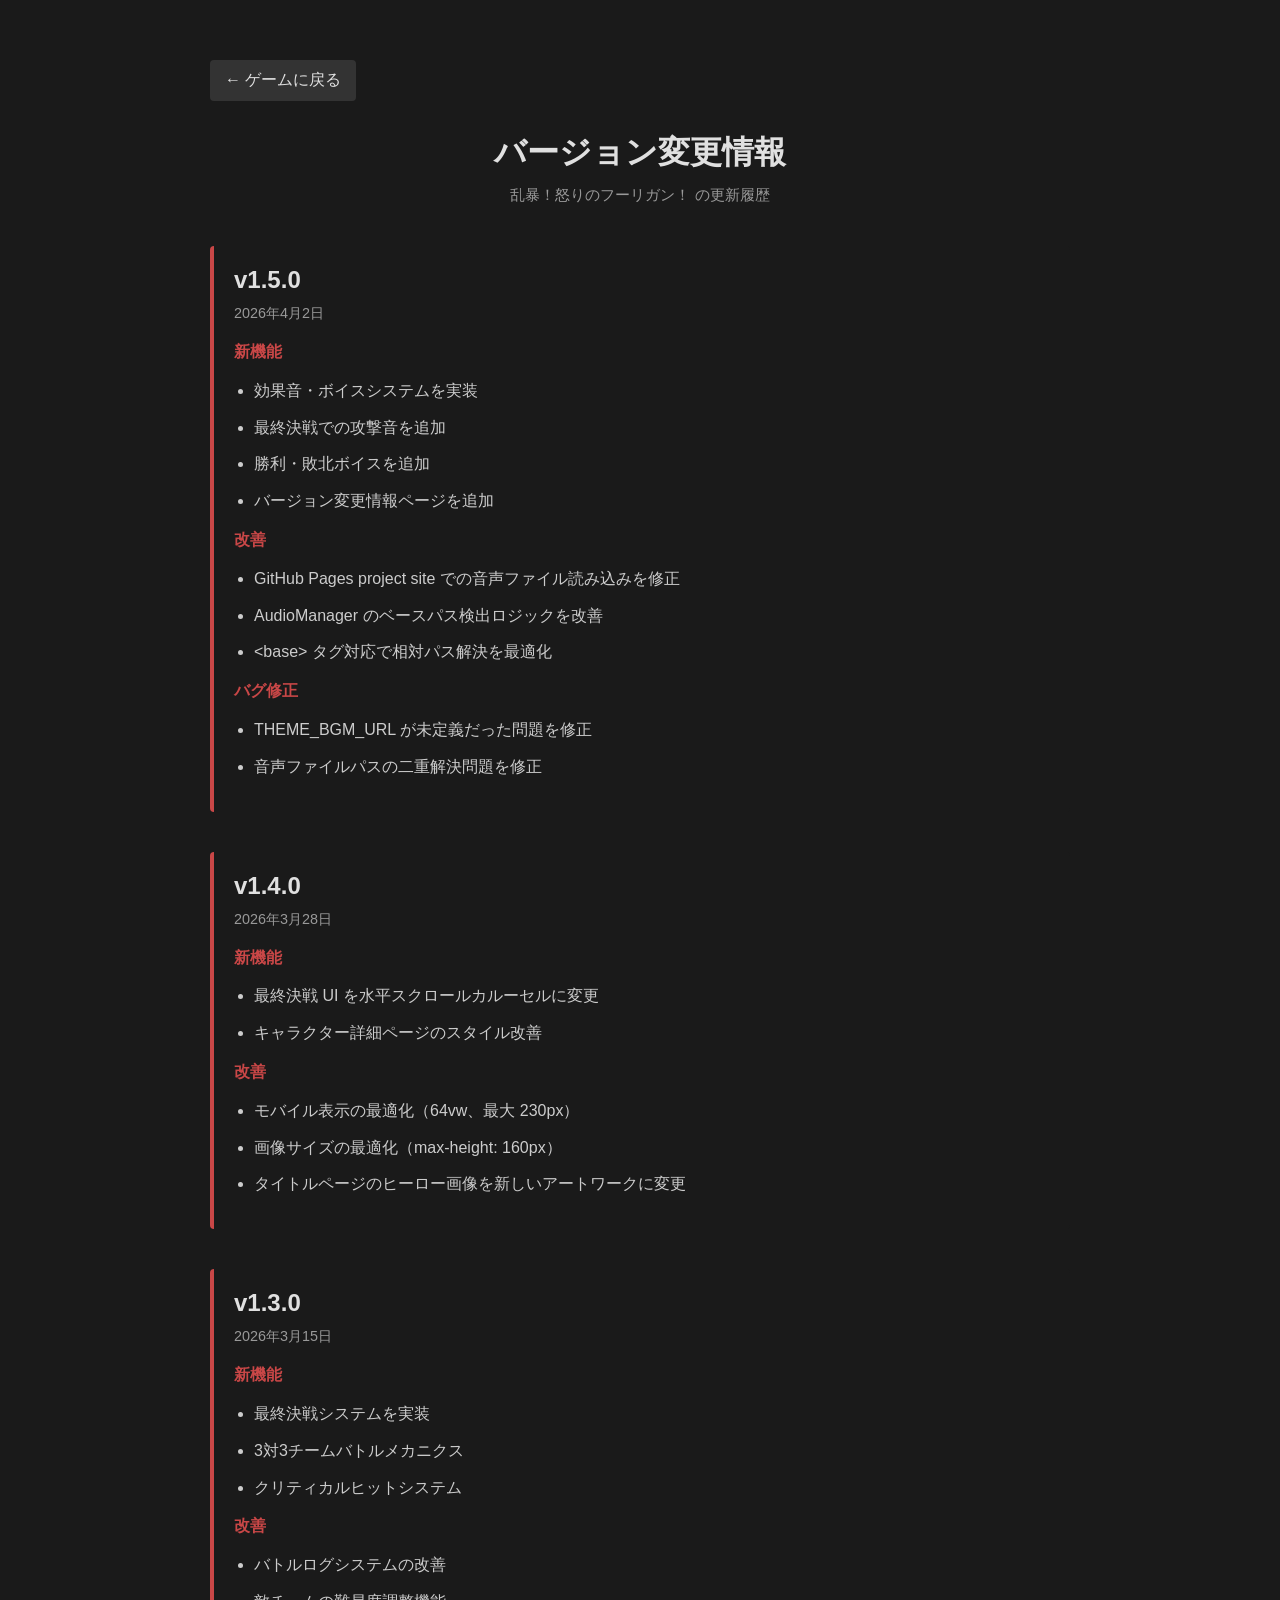
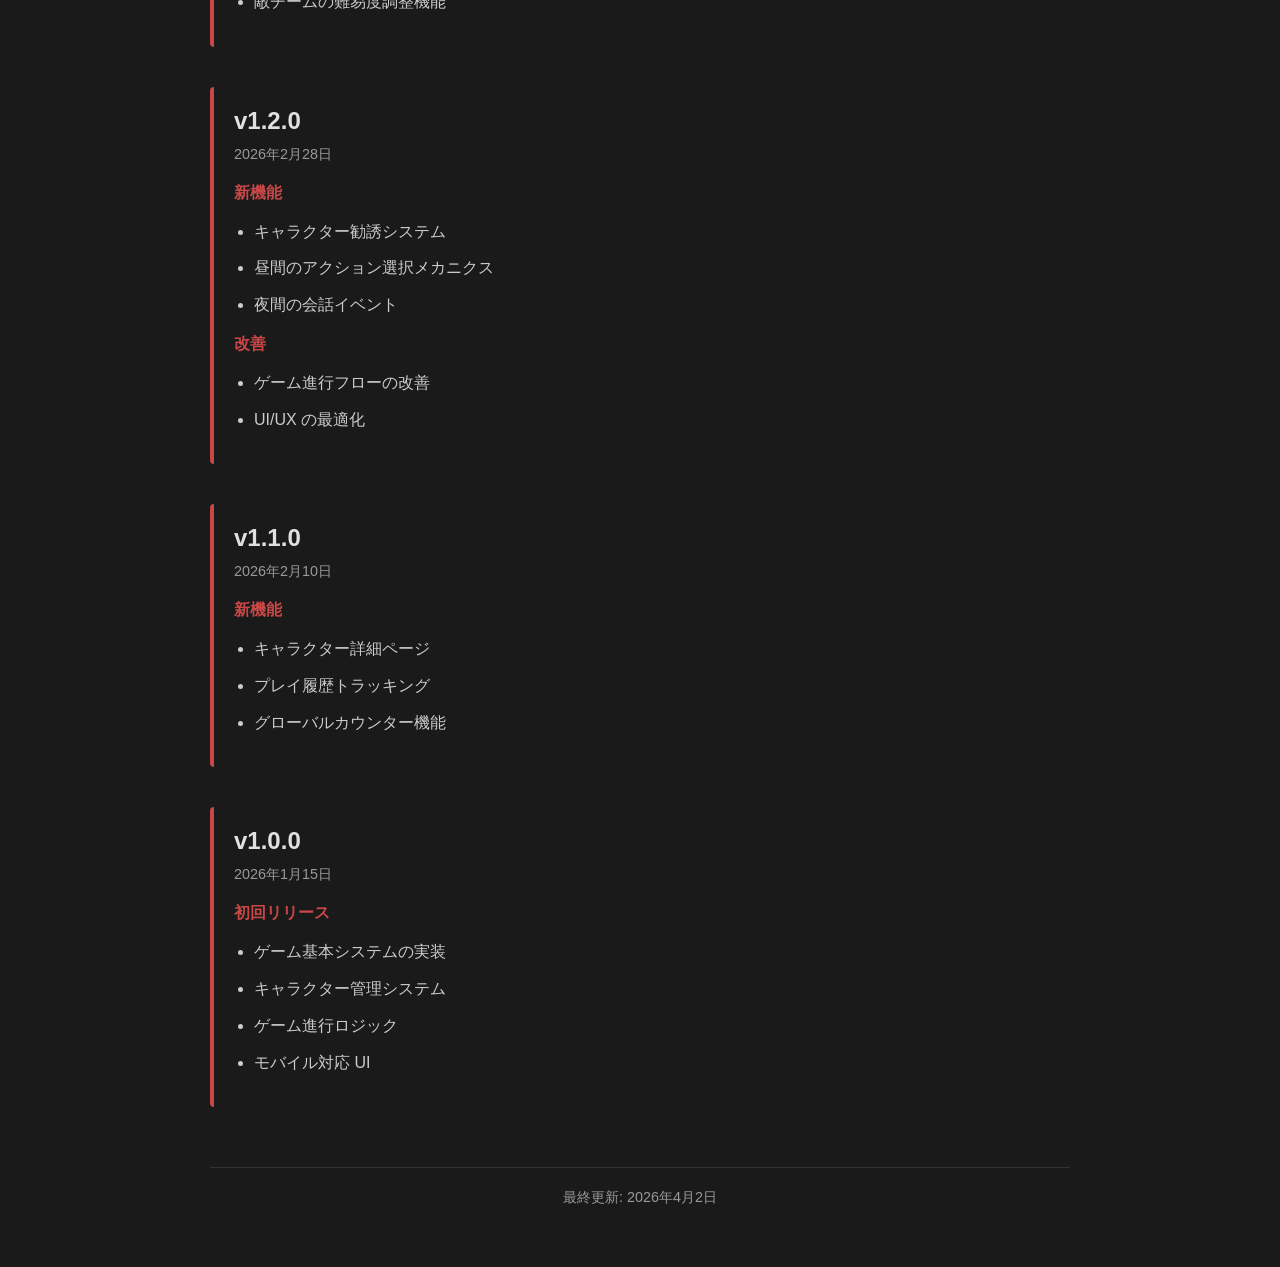
<file: changelog.html>
<!DOCTYPE html>
<html lang="ja">
<head>
    <meta charset="UTF-8">
    <meta name="viewport" content="width=device-width, initial-scale=1.0">
    <title>バージョン変更情報 - 乱暴！怒りのフーリガン！</title>
    <link rel="stylesheet" href="styles.css?v=24">
    <style>
        .changelog-container {
            max-width: 900px;
            margin: 0 auto;
            padding: 20px;
        }

        .changelog-header {
            text-align: center;
            margin-bottom: 40px;
        }

        .changelog-header h1 {
            font-size: 2em;
            margin-bottom: 10px;
            color: #e0e0e0;
        }

        .changelog-header p {
            color: #999;
            font-size: 0.95em;
        }

        .changelog-back-link {
            display: inline-block;
            margin-bottom: 30px;
            padding: 10px 15px;
            background-color: #333;
            color: #e0e0e0;
            text-decoration: none;
            border-radius: 4px;
            transition: background-color 0.3s;
        }

        .changelog-back-link:hover {
            background-color: #444;
        }

        .version-entry {
            margin-bottom: 40px;
            padding: 20px;
            background-color: #1a1a1a;
            border-left: 4px solid #c94747;
            border-radius: 4px;
        }

        .version-entry h2 {
            margin: 0 0 10px 0;
            font-size: 1.5em;
            color: #e0e0e0;
        }

        .version-date {
            color: #999;
            font-size: 0.9em;
            margin-bottom: 15px;
        }

        .version-changes {
            color: #ccc;
            line-height: 1.8;
        }

        .version-changes ul {
            margin: 10px 0;
            padding-left: 20px;
        }

        .version-changes li {
            margin-bottom: 8px;
        }

        .version-changes strong {
            color: #c94747;
        }

        .changelog-footer {
            text-align: center;
            margin-top: 60px;
            padding-top: 20px;
            border-top: 1px solid #333;
            color: #999;
            font-size: 0.9em;
        }
    </style>
</head>
<body>
    <div id="game-container">
        <div id="game-screen">
            <div class="changelog-container">
                <a href="index.html" class="changelog-back-link">← ゲームに戻る</a>

                <div class="changelog-header">
                    <h1>バージョン変更情報</h1>
                    <p>乱暴！怒りのフーリガン！ の更新履歴</p>
                </div>

                <div class="version-entry">
                    <h2>v1.5.0</h2>
                    <div class="version-date">2026年4月2日</div>
                    <div class="version-changes">
                        <strong>新機能</strong>
                        <ul>
                            <li>効果音・ボイスシステムを実装</li>
                            <li>最終決戦での攻撃音を追加</li>
                            <li>勝利・敗北ボイスを追加</li>
                            <li>バージョン変更情報ページを追加</li>
                        </ul>
                        <strong>改善</strong>
                        <ul>
                            <li>GitHub Pages project site での音声ファイル読み込みを修正</li>
                            <li>AudioManager のベースパス検出ロジックを改善</li>
                            <li>&lt;base&gt; タグ対応で相対パス解決を最適化</li>
                        </ul>
                        <strong>バグ修正</strong>
                        <ul>
                            <li>THEME_BGM_URL が未定義だった問題を修正</li>
                            <li>音声ファイルパスの二重解決問題を修正</li>
                        </ul>
                    </div>
                </div>

                <div class="version-entry">
                    <h2>v1.4.0</h2>
                    <div class="version-date">2026年3月28日</div>
                    <div class="version-changes">
                        <strong>新機能</strong>
                        <ul>
                            <li>最終決戦 UI を水平スクロールカルーセルに変更</li>
                            <li>キャラクター詳細ページのスタイル改善</li>
                        </ul>
                        <strong>改善</strong>
                        <ul>
                            <li>モバイル表示の最適化（64vw、最大 230px）</li>
                            <li>画像サイズの最適化（max-height: 160px）</li>
                            <li>タイトルページのヒーロー画像を新しいアートワークに変更</li>
                        </ul>
                    </div>
                </div>

                <div class="version-entry">
                    <h2>v1.3.0</h2>
                    <div class="version-date">2026年3月15日</div>
                    <div class="version-changes">
                        <strong>新機能</strong>
                        <ul>
                            <li>最終決戦システムを実装</li>
                            <li>3対3チームバトルメカニクス</li>
                            <li>クリティカルヒットシステム</li>
                        </ul>
                        <strong>改善</strong>
                        <ul>
                            <li>バトルログシステムの改善</li>
                            <li>敵チームの難易度調整機能</li>
                        </ul>
                    </div>
                </div>

                <div class="version-entry">
                    <h2>v1.2.0</h2>
                    <div class="version-date">2026年2月28日</div>
                    <div class="version-changes">
                        <strong>新機能</strong>
                        <ul>
                            <li>キャラクター勧誘システム</li>
                            <li>昼間のアクション選択メカニクス</li>
                            <li>夜間の会話イベント</li>
                        </ul>
                        <strong>改善</strong>
                        <ul>
                            <li>ゲーム進行フローの改善</li>
                            <li>UI/UX の最適化</li>
                        </ul>
                    </div>
                </div>

                <div class="version-entry">
                    <h2>v1.1.0</h2>
                    <div class="version-date">2026年2月10日</div>
                    <div class="version-changes">
                        <strong>新機能</strong>
                        <ul>
                            <li>キャラクター詳細ページ</li>
                            <li>プレイ履歴トラッキング</li>
                            <li>グローバルカウンター機能</li>
                        </ul>
                    </div>
                </div>

                <div class="version-entry">
                    <h2>v1.0.0</h2>
                    <div class="version-date">2026年1月15日</div>
                    <div class="version-changes">
                        <strong>初回リリース</strong>
                        <ul>
                            <li>ゲーム基本システムの実装</li>
                            <li>キャラクター管理システム</li>
                            <li>ゲーム進行ロジック</li>
                            <li>モバイル対応 UI</li>
                        </ul>
                    </div>
                </div>

                <div class="changelog-footer">
                    <p>最終更新: 2026年4月2日</p>
                </div>
            </div>
        </div>
    </div>
</body>
</html>
</file>
<file: styles.css>
/* ゴーゴーフーリガン - スタイルシート */

* {
    margin: 0;
    padding: 0;
    box-sizing: border-box;
}

body {
    font-family: 'Arial', 'Hiragino Sans', 'ヒラギノ角ゴ Pro', sans-serif;
    background: #0a0a0a;
    min-height: 100vh;
    display: flex;
    justify-content: center;
    align-items: flex-start;
    padding: 0;
    color: #e0e0e0;
}

#game-container {
    width: 100%;
    max-width: 100%;
    background: #0a0a0a;
    border-radius: 0;
    box-shadow: none;
    overflow: hidden;
    position: relative;
}

#game-screen {
    min-height: 100vh;
    padding: 0;
    position: relative;
    display: flex;
    align-items: center;
    justify-content: center;
}

#game-screen.title-screen {
    background: linear-gradient(135deg, #0a0a0a 0%, #1a0a0a 50%, #0a0a0a 100%);
}

#game-screen:not(.title-screen) {
    background: #1a1a1a;
    padding: 40px;
    display: block;
    min-height: auto;
}

.page-top-utility {
    display: flex;
    justify-content: flex-end;
    margin-bottom: 12px;
}

.btn-donate {
    display: inline-flex;
    align-items: center;
    justify-content: center;
    gap: 10px;
    min-height: 56px;
    padding: 14px 22px;
    border-radius: 14px;
    background: linear-gradient(180deg, #2dbd67 0%, #1f9f53 55%, #187c42 100%);
    color: #fff;
    font-weight: 700;
    font-size: 16px;
    letter-spacing: 0.02em;
    text-align: center;
    text-decoration: none;
    border: 1px solid rgba(255, 255, 255, 0.16);
    box-shadow:
        0 10px 24px rgba(0, 0, 0, 0.22),
        inset 0 1px 0 rgba(255, 255, 255, 0.18),
        inset 0 -1px 0 rgba(0, 0, 0, 0.12);
    cursor: pointer;
    transition:
        transform 0.16s ease,
        box-shadow 0.16s ease,
        filter 0.16s ease,
        background 0.16s ease;
    white-space: nowrap;
}

.btn-donate,
.btn-donate:link,
.btn-donate:visited,
.btn-donate:hover,
.btn-donate:active {
    color: #fff;
    text-decoration: none;
}

.btn-donate:hover {
    transform: translateY(-1px);
    filter: brightness(1.04);
    box-shadow:
        0 14px 28px rgba(0, 0, 0, 0.24),
        inset 0 1px 0 rgba(255, 255, 255, 0.2),
        inset 0 -1px 0 rgba(0, 0, 0, 0.14);
}

.btn-donate:active {
    transform: translateY(1px) scale(0.995);
    box-shadow:
        0 6px 14px rgba(0, 0, 0, 0.2),
        inset 0 1px 0 rgba(255, 255, 255, 0.12),
        inset 0 -1px 0 rgba(0, 0, 0, 0.16);
}

.btn-donate:focus-visible {
    outline: 2px solid rgba(255, 255, 255, 0.75);
    outline-offset: 3px;
}

.btn-donate-small {
    font-size: 0.65rem;
    padding: 10px 14px;
    line-height: 1.3;
}

/* タイトル画面 */
.title-screen {
    text-align: center;
    padding: 0;
    width: 100%;
    height: 100vh;
    display: flex;
    flex-direction: column;
    align-items: center;
    justify-content: center;
    position: relative;
    overflow: hidden;
    background: linear-gradient(135deg, #0a0a0a 0%, #1a0a0a 50%, #0a0a0a 100%);
}

.title-screen::before {
    content: '';
    position: absolute;
    top: 0;
    left: 0;
    right: 0;
    bottom: 0;
    background: 
        radial-gradient(circle at 30% 50%, rgba(200, 0, 0, 0.08) 0%, transparent 50%),
        radial-gradient(circle at 70% 30%, rgba(100, 0, 0, 0.06) 0%, transparent 50%),
        repeating-linear-gradient(
            90deg,
            transparent,
            transparent 2px,
            rgba(255, 255, 255, 0.02) 2px,
            rgba(255, 255, 255, 0.02) 4px
        );
    pointer-events: none;
    z-index: 1;
}

.title-screen > * {
    position: relative;
    z-index: 2;
}

.title-screen h1 {
    font-size: clamp(2.5em, 8vw, 4.5em);
    color: #fff;
    margin-bottom: 15px;
    text-shadow: 
        0 0 20px rgba(200, 0, 0, 0.5),
        0 0 40px rgba(100, 0, 0, 0.3),
        3px 3px 0 rgba(0, 0, 0, 0.8);
    font-weight: 900;
    letter-spacing: 2px;
    line-height: 1.1;
    animation: titleFadeIn 0.8s ease-out;
}

.title-screen h2 {
    font-size: clamp(1.4em, 4vw, 2.2em);
    color: #667eea;
    margin-bottom: 30px;
    font-weight: 700;
    letter-spacing: 1.5px;
    text-shadow: 0 2px 8px rgba(102, 126, 234, 0.3), 0 4px 12px rgba(0, 0, 0, 0.15);
    animation: subtitleFadeIn 1s ease-out 0.2s both;
}

.tagline {
    font-size: clamp(1em, 2.5vw, 1.4em);
    color: #ff6b6b;
    margin-bottom: 50px;
    font-weight: 600;
    letter-spacing: 0.5px;
    max-width: 600px;
    animation: copyFadeIn 1s ease-out 0.4s both;
    text-shadow: 0 0 10px rgba(255, 107, 107, 0.3);
}

@keyframes titleFadeIn {
    from {
        opacity: 0;
        transform: translateY(20px);
    }
    to {
        opacity: 1;
        transform: translateY(0);
    }
}

@keyframes subtitleFadeIn {
    from {
        opacity: 0;
        transform: translateY(10px);
    }
    to {
        opacity: 1;
        transform: translateY(0);
    }
}

@keyframes copyFadeIn {
    from {
        opacity: 0;
    }
    to {
        opacity: 1;
    }
}

.buttons {
    display: flex;
    gap: 20px;
    justify-content: center;
    flex-wrap: wrap;
    margin-top: 30px;
}

/* ボタン */
.btn {
    padding: 14px 36px;
    font-size: 1.05em;
    border: none;
    border-radius: 2px;
    cursor: pointer;
    transition: all 0.3s ease;
    font-weight: 700;
    letter-spacing: 1px;
    text-transform: uppercase;
    box-shadow: 0 4px 12px rgba(0, 0, 0, 0.5);
    position: relative;
    overflow: hidden;
}

.btn-primary {
    background: linear-gradient(135deg, #c00 0%, #800 100%);
    color: #fff;
    border: 2px solid #ff4444;
}

.btn-primary:hover {
    transform: translateY(-3px);
    box-shadow: 0 8px 20px rgba(200, 0, 0, 0.6), 0 0 30px rgba(200, 0, 0, 0.3);
}

.btn-primary:active {
    transform: translateY(-1px);
}

.btn-secondary {
    background: #2a2a2a;
    color: #fff;
    border: 2px solid #555;
    font-size: 0.9em;
    padding: 10px 24px;
    font-weight: 500;
}
.btn-secondary:hover {
    background: #c00;
    border-color: #ff4444;
    box-shadow: 0 0 15px rgba(200, 0, 0, 0.3);
    color: #fff;
}

.btn-music {
    background: rgba(200, 0, 0, 0.2);
    color: #fff;
    border: 2px solid #ff6b6b;
    font-size: 0.95em;
    padding: 12px 24px;
}

.btn-music:hover {
    background: rgba(200, 0, 0, 0.4);
    border-color: #ff4444;
    color: #fff;
    transform: scale(1.05);
    box-shadow: 0 0 20px rgba(255, 107, 107, 0.4);
}

.title-art-wrap {
    margin-bottom: 30px;
}

.title-art {
    max-width: 100%;
    height: auto;
    max-height: 300px;
    filter: drop-shadow(0 0 20px rgba(200, 0, 0, 0.3));
}

.title-fallback {
    font-size: 2.5em;
    color: #fff;
    font-weight: 900;
    letter-spacing: 2px;
}

.screen-reader-title {
    display: none;
}

.btn-choice {
    display: block;
    width: 100%;
    margin: 10px 0;
    background: #2a2a2a;
    color: #fff;
    border: 2px solid #555;
    text-align: left;
    padding: 15px;
    font-weight: 500;
}

.btn-choice:hover {
    background: #c00;
    color: white;
    border-color: #ff4444;
    box-shadow: 0 0 15px rgba(200, 0, 0, 0.3);
}

.btn-location {
    display: block;
    width: 100%;
    margin: 10px 0;
    background: linear-gradient(135deg, #f093fb 0%, #f5576c 100%);
    color: #fff;
    border: none;
    text-align: left;
    padding: 20px;
    font-size: 1.1em;
}

.btn-location:hover {
    transform: translateX(5px);
    box-shadow: 0 5px 15px rgba(245, 87, 108, 0.4);
}

/* ゲーム画面 */
.game-screen {
    animation: fadeIn 0.3s ease;
}

@keyframes fadeIn {
    from {
        opacity: 0;
    }
    to {
        opacity: 1;
    }
}

.header {
    border-bottom: 2px solid #667eea;
    padding-bottom: 20px;
    margin-bottom: 30px;
}

.header h2 {
    color: #667eea;
    margin-bottom: 10px;
}

.status {
    display: flex;
    gap: 30px;
    font-size: 0.9em;
    color: #fff;
}

.content {
    min-height: 300px;
}

/* チュートリアル */
.tutorial {
    background: #f9f9f9;
    padding: 20px;
    border-radius: 5px;
}

.character-message {
    margin-bottom: 20px;
}

.character-name {
    font-weight: bold;
    color: #667eea;
    margin-bottom: 10px;
}

.message {
    background: white;
    padding: 15px;
    border-left: 4px solid #667eea;
    margin-bottom: 15px;
    line-height: 1.6;
}

.message p {
    margin-bottom: 10px;
    color: #111;
}

.message p:last-child {
    margin-bottom: 0;
}

.choices {
    display: flex;
    flex-direction: column;
    gap: 10px;
}

/* 勧誘シーン */
.recruitment-scene {
    background: #f9f9f9;
    padding: 20px;
    border-radius: 5px;
    display: grid;
    grid-template-columns: 200px 1fr;
    gap: 20px;
}

.character-display {
    display: flex;
    justify-content: center;
    align-items: flex-start;
}

.character-image {
    width: 240px;
    height: 300px;
    border-radius: 12px;
    border: 3px solid #667eea;
    object-fit: cover;
    object-position: center top;
    background: #ffffff;
    box-shadow: 0 6px 15px rgba(0, 0, 0, 0.25);
}

.character-info {
    background: white;
    padding: 15px;
    border-radius: 5px;
    margin-bottom: 15px;
}

.character-info h3 {
    color: #667eea;
    margin-bottom: 10px;
}

.character-info p {
    margin: 5px 0;
    color: #000;
}

.character-profile-panel {
    display: grid;
    grid-template-columns: 280px 1fr;
    gap: 25px;
    align-items: start;
    width: 100%;
}

.character-portrait-column {
    display: flex;
    justify-content: center;
}

.character-detail-column {
    display: flex;
    flex-direction: column;
    gap: 14px;
}

.stats-grid {
    display: grid;
    grid-template-columns: repeat(3, minmax(90px, 1fr));
    gap: 10px;
}

.stat-card {
    background: white;
    border-radius: 10px;
    padding: 12px;
    text-align: center;
    box-shadow: 0 3px 10px rgba(0, 0, 0, 0.08);
    border: 1px solid rgba(102, 126, 234, 0.15);
}

.stat-label {
    display: block;
    color: #667eea;
    font-size: 0.85em;
    margin-bottom: 6px;
}

.skill-box,
.dialogue-box {
    background: white;
    border-radius: 10px;
    padding: 15px;
    box-shadow: 0 3px 10px rgba(0, 0, 0, 0.08);
}

.skill-box {
    border-left: 4px solid #667eea;
}

.dialogue-box {
    border-left: 4px solid #f5576c;
    line-height: 1.7;
}

.dialogue-box p,
.skill-box p {
    margin: 0 0 8px;
    color: #111;
}

.dialogue-box p:last-child,
.skill-box p:last-child {
    margin-bottom: 0;
}

.mini-stats {
    display: flex;
    flex-wrap: wrap;
    gap: 6px;
    margin-top: 10px;
    justify-content: center;
}

.mini-stats span {
    background: rgba(102, 126, 234, 0.08);
    color: #000;
    border-radius: 999px;
    padding: 4px 8px;
    font-size: 0.78em;
}

.recruitment-methods {
    display: flex;
    flex-direction: column;
    gap: 10px;
}

.recruitment-choices .message {
    margin: 12px 0 16px;
}

.character-card {
    width: 100%;
}

.enemy-fighter-card {
    border: 2px solid rgba(245, 87, 108, 0.35);
}

.enemy-fighter-card h4 {
    color: #f5576c;
}

.tutorial .character-info {
    max-width: 260px;
    margin-bottom: 18px;
}

.tutorial .character-image,
.morning-scene .character-image,
.night-scene .character-image,
.recruitment-result .character-image {
    margin: 0 auto;
}

.recruitment-result .character-profile-panel,
.night-scene .character-profile-panel,
.morning-scene .character-profile-panel {
    margin: 18px 0;
}

.recruitment-result h3 {
    color: #667eea;
    margin-bottom: 12px;
}

.recruitment-result > p {
    color: #000;
    line-height: 1.7;
    margin-bottom: 16px;
}

.recruitment-result .character-detail-column {
    text-align: left;
}

.recruitment-result .character-info h3 {
    margin-bottom: 10px;
}

.battle-fighter-card .mini-stats {
    justify-content: flex-start;
}

.battle-fighter-card .mini-stats span {
    background: rgba(102, 126, 234, 0.12);
}

.ending p:last-of-type {
    margin-bottom: 18px;
}

.morning-scene .message,
.night-scene .message,
.afternoon-scene .message {
    margin-bottom: 18px;
}

.night-scene .character-profile-panel,
.morning-scene .character-profile-panel {
    background: rgba(255, 255, 255, 0.45);
    padding: 16px;
    border-radius: 12px;
}

.recruitment-scene .character-profile-panel {
    background: transparent;
}

.recruitment-scene .character-story {
    margin-bottom: 0;
}

.recruitment-choices h4 {
    margin-bottom: 12px;
    color: #333;
}

.recruitment-result .dialogue-box {
    margin-top: 6px;
}

.recruitment-result .stats-grid,
.night-scene .stats-grid,
.morning-scene .stats-grid {
    background: transparent;
}

.recruitment-result .skill-box,
.recruitment-result .dialogue-box,
.night-scene .skill-box,
.night-scene .dialogue-box,
.morning-scene .skill-box,
.morning-scene .dialogue-box {
    text-align: left;
}

.recruitment-result .character-info,
.night-scene .character-info,
.morning-scene .character-info {
    text-align: left;
}

.recruitment-result .character-portrait-column,
.night-scene .character-portrait-column,
.morning-scene .character-portrait-column {
    align-items: flex-start;
}

.recruitment-result .character-portrait-column img,
.night-scene .character-portrait-column img,
.morning-scene .character-portrait-column img {
    display: block;
}

.recruitment-result .message {
    text-align: left;
}

.recruitment-result .choices {
    margin-top: 18px;
}

.recruitment-result .character-profile-panel {
    text-align: left;
}

.recruitment-result .stats-grid .stat-card strong,
.night-scene .stats-grid .stat-card strong,
.morning-scene .stats-grid .stat-card strong {
    color: #222;
}

.recruitment-result .stats-grid .stat-card,
.night-scene .stats-grid .stat-card,
.morning-scene .stats-grid .stat-card {
    background: rgba(255, 255, 255, 0.9);
}

.recruitment-result .skill-box,
.recruitment-result .dialogue-box {
    background: rgba(255, 255, 255, 0.95);
}

.recruitment-result .character-info {
    background: rgba(255, 255, 255, 0.95);
}

.recruitment-result .character-profile-panel {
    background: #eef2ff;
    padding: 18px;
    border-radius: 12px;
}

.recruitment-result .character-profile-panel .character-image {
    margin: 0;
}

.recruitment-result .character-profile-panel .character-portrait-column {
    justify-content: center;
}

.recruitment-result .character-profile-panel .character-detail-column {
    gap: 12px;
}

.recruitment-result .character-profile-panel .mini-stats {
    justify-content: flex-start;
}

.recruitment-result .character-profile-panel .mini-stats span {
    background: rgba(102, 126, 234, 0.1);
}

.recruitment-result .character-profile-panel .stat-label {
    color: #5161d6;
}

.recruitment-result .character-profile-panel .dialogue-box p {
    font-weight: 500;
}

.recruitment-result .character-profile-panel .skill-box p strong,
.recruitment-result .character-profile-panel .character-info h3 {
    color: #4455c9;
}

.recruitment-result .character-profile-panel .character-info p {
    color: #000;
}

.recruitment-result .character-profile-panel .skill-box,
.recruitment-result .character-profile-panel .dialogue-box,
.recruitment-result .character-profile-panel .character-info {
    box-shadow: 0 2px 10px rgba(0, 0, 0, 0.08);
}

.recruitment-result .character-profile-panel .stats-grid {
    margin: 0;
}

.recruitment-result .character-profile-panel .character-detail-column > * {
    margin: 0;
}

.recruitment-result .character-profile-panel .character-story {
    margin: 0;
}

.recruitment-result .character-profile-panel .skill-box,
.recruitment-result .character-profile-panel .dialogue-box,
.recruitment-result .character-profile-panel .character-story {
    line-height: 1.7;
}

.recruitment-result .character-profile-panel .character-story p {
    color: #000;
}

.recruitment-result .character-profile-panel .dialogue-box {
    border-left-width: 5px;
}

.recruitment-result .character-profile-panel .skill-box {
    border-left-width: 5px;
}

.recruitment-result .character-profile-panel .character-info {
    border-radius: 10px;
}

.recruitment-result .character-profile-panel .stats-grid .stat-card {
    min-height: 74px;
    display: flex;
    flex-direction: column;
    justify-content: center;
}

.recruitment-result .character-profile-panel .stats-grid .stat-card strong {
    font-size: 1.05em;
}

.recruitment-result .character-profile-panel .stats-grid .stat-label {
    margin-bottom: 4px;
}

.recruitment-result .character-profile-panel .character-image {
    background: #fff;
}

.recruitment-result .character-profile-panel .character-portrait-column {
    min-width: 180px;
}

.recruitment-result .character-profile-panel .character-detail-column {
    min-width: 0;
}

.recruitment-result .character-profile-panel .dialogue-box,
.recruitment-result .character-profile-panel .skill-box,
.recruitment-result .character-profile-panel .character-info {
    overflow-wrap: anywhere;
}

.recruitment-result .character-profile-panel .dialogue-box p,
.recruitment-result .character-profile-panel .skill-box p,
.recruitment-result .character-profile-panel .character-info p {
    word-break: break-word;
}

.recruitment-result .character-profile-panel .character-info p + p {
    margin-top: 4px;
}

.recruitment-result .character-profile-panel .skill-box p + p,
.recruitment-result .character-profile-panel .dialogue-box p + p {
    margin-top: 6px;
}

.recruitment-result .character-profile-panel .character-info h3 {
    font-size: 1.45em;
}

.recruitment-result .character-profile-panel .character-image {
    box-shadow: 0 6px 18px rgba(0, 0, 0, 0.15);
}

.recruitment-result .character-profile-panel .character-portrait-column {
    padding-top: 4px;
}

.recruitment-result .character-profile-panel .character-detail-column .character-info {
    margin-bottom: 0;
}

.recruitment-result .character-profile-panel .character-detail-column .character-story {
    margin-bottom: 0;
}

.recruitment-result .character-profile-panel .character-detail-column .skill-box,
.recruitment-result .character-profile-panel .character-detail-column .dialogue-box {
    margin-bottom: 0;
}

.recruitment-result .character-profile-panel .character-detail-column .stats-grid {
    margin-bottom: 0;
}

.recruitment-result .character-profile-panel .character-detail-column .mini-stats {
    margin-top: 0;
}

.recruitment-result .character-profile-panel .character-detail-column .stat-card {
    text-align: center;
}

.recruitment-result .character-profile-panel .character-detail-column .stat-card strong {
    display: block;
}

.recruitment-result .character-profile-panel .character-detail-column .stat-card .stat-label {
    display: block;
}

.recruitment-result .character-profile-panel .character-detail-column .dialogue-box {
    font-size: 1rem;
}

.recruitment-result .character-profile-panel .character-detail-column .skill-box {
    font-size: 0.98rem;
}

.recruitment-result .character-profile-panel .character-detail-column .character-info p,
.recruitment-result .character-profile-panel .character-detail-column .skill-box p,
.recruitment-result .character-profile-panel .character-detail-column .dialogue-box p {
    line-height: 1.6;
}

.recruitment-result .character-profile-panel .character-detail-column .character-info,
.recruitment-result .character-profile-panel .character-detail-column .skill-box,
.recruitment-result .character-profile-panel .character-detail-column .dialogue-box {
    width: 100%;
}

.recruitment-result .character-profile-panel .character-detail-column .stats-grid {
    width: 100%;
}

.recruitment-result .character-profile-panel .character-detail-column .character-story {
    width: 100%;
}

.recruitment-result .character-profile-panel .character-detail-column .character-story p {
    margin: 0;
}

.recruitment-result .character-profile-panel .character-detail-column .skill-box p,
.recruitment-result .character-profile-panel .character-detail-column .dialogue-box p {
    margin-bottom: 0;
}

.recruitment-result .character-profile-panel .character-detail-column .skill-box p + p,
.recruitment-result .character-profile-panel .character-detail-column .dialogue-box p + p {
    margin-top: 6px;
}

.recruitment-result .character-profile-panel .character-detail-column .character-info,
.recruitment-result .character-profile-panel .character-detail-column .skill-box,
.recruitment-result .character-profile-panel .character-detail-column .dialogue-box,
.recruitment-result .character-profile-panel .character-detail-column .character-story {
    align-self: stretch;
}

.recruitment-result .character-profile-panel .character-detail-column .character-story {
    background: rgba(255, 255, 255, 0.95);
    border-radius: 10px;
    padding: 15px;
    border-left: 4px solid #f5576c;
}

.recruitment-result .character-profile-panel .character-detail-column .character-story p {
    color: #000;
    line-height: 1.7;
}

.recruitment-result .character-profile-panel .character-detail-column .character-story,
.recruitment-result .character-profile-panel .character-detail-column .character-info,
.recruitment-result .character-profile-panel .character-detail-column .skill-box,
.recruitment-result .character-profile-panel .character-detail-column .dialogue-box {
    box-sizing: border-box;
}

.recruitment-result .character-profile-panel .character-detail-column .stats-grid .stat-card {
    box-sizing: border-box;
}

.recruitment-result .character-profile-panel .character-detail-column .stats-grid {
    box-sizing: border-box;
}

.recruitment-result .character-profile-panel .character-detail-column .character-info,
.recruitment-result .character-profile-panel .character-detail-column .skill-box,
.recruitment-result .character-profile-panel .character-detail-column .dialogue-box,
.recruitment-result .character-profile-panel .character-detail-column .character-story,
.recruitment-result .character-profile-panel .character-detail-column .stats-grid {
    max-width: 100%;
}

.recruitment-result .character-profile-panel .character-detail-column .character-info {
    overflow: hidden;
}

.recruitment-result .character-profile-panel .character-detail-column .character-story,
.recruitment-result .character-profile-panel .character-detail-column .skill-box,
.recruitment-result .character-profile-panel .character-detail-column .dialogue-box {
    overflow: hidden;
}

.recruitment-result .character-profile-panel .character-detail-column .stats-grid {
    overflow: visible;
}

.recruitment-result .character-profile-panel .character-detail-column .stats-grid .stat-card {
    overflow: hidden;
}

.recruitment-result .character-profile-panel .character-detail-column .stats-grid .stat-card strong,
.recruitment-result .character-profile-panel .character-detail-column .stats-grid .stat-card .stat-label {
    overflow-wrap: anywhere;
}

.recruitment-result .character-profile-panel .character-detail-column .character-info h3,
.recruitment-result .character-profile-panel .character-detail-column .character-info p {
    overflow-wrap: anywhere;
}

.recruitment-result .character-profile-panel .character-detail-column .character-story p,
.recruitment-result .character-profile-panel .character-detail-column .skill-box p,
.recruitment-result .character-profile-panel .character-detail-column .dialogue-box p {
    overflow-wrap: anywhere;
}

.recruitment-result .character-profile-panel .character-detail-column .stats-grid .stat-card strong {
    font-variant-numeric: tabular-nums;
}

.recruitment-result .character-profile-panel .character-detail-column .stat-card {
    min-width: 0;
}

.recruitment-result .character-profile-panel .character-detail-column {
    min-width: 0;
}

.recruitment-result .character-profile-panel {
    box-sizing: border-box;
}

.recruitment-result .character-profile-panel * {
    box-sizing: border-box;
}

.recruitment-result .character-profile-panel .character-image {
    width: 180px;
    height: 220px;
}

.recruitment-result .character-profile-panel .dialogue-box {
    font-style: normal;
}

.recruitment-result .character-profile-panel .dialogue-box p {
    color: #333;
}

.recruitment-result .character-profile-panel .skill-box p {
    color: #444;
}

.recruitment-result .character-profile-panel .character-story {
    color: #000;
}

.recruitment-result .character-profile-panel .character-story p:last-child {
    margin-bottom: 0;
}

.recruitment-result .character-profile-panel .character-info p:last-child {
    margin-bottom: 0;
}

.recruitment-result .character-profile-panel .skill-box p:last-child,
.recruitment-result .character-profile-panel .dialogue-box p:last-child {
    margin-bottom: 0;
}

.recruitment-result .character-profile-panel .stats-grid .stat-card:last-child {
    margin-bottom: 0;
}

.recruitment-result .character-profile-panel .character-detail-column .character-info,
.recruitment-result .character-profile-panel .character-detail-column .character-story,
.recruitment-result .character-profile-panel .character-detail-column .skill-box,
.recruitment-result .character-profile-panel .character-detail-column .dialogue-box,
.recruitment-result .character-profile-panel .character-detail-column .stats-grid {
    position: relative;
}

.recruitment-result .character-profile-panel .character-detail-column .character-info,
.recruitment-result .character-profile-panel .character-detail-column .character-story,
.recruitment-result .character-profile-panel .character-detail-column .skill-box,
.recruitment-result .character-profile-panel .character-detail-column .dialogue-box {
    z-index: 1;
}

.recruitment-result .character-profile-panel .character-detail-column .stats-grid {
    z-index: 0;
}

.recruitment-result .character-profile-panel .character-detail-column .character-story,
.recruitment-result .character-profile-panel .character-detail-column .skill-box,
.recruitment-result .character-profile-panel .character-detail-column .dialogue-box {
    backdrop-filter: blur(1px);
}

.recruitment-result .character-profile-panel .character-detail-column .character-info {
    backdrop-filter: blur(1px);
}

.recruitment-result .character-profile-panel .character-detail-column .stats-grid .stat-card {
    backdrop-filter: blur(1px);
}

.recruitment-result .character-profile-panel .character-detail-column .stats-grid .stat-card {
    border-color: rgba(102, 126, 234, 0.14);
}

.recruitment-result .character-profile-panel .character-detail-column .dialogue-box {
    border-left-color: #e0566a;
}

.recruitment-result .character-profile-panel .character-detail-column .skill-box {
    border-left-color: #5f73ea;
}

.recruitment-result .character-profile-panel .character-detail-column .character-story {
    border-left-color: #ef6c7d;
}

.recruitment-result .character-profile-panel .character-detail-column .character-info h3 {
    letter-spacing: 0.01em;
}

.recruitment-result .character-profile-panel .character-detail-column .character-info,
.recruitment-result .character-profile-panel .character-detail-column .character-story,
.recruitment-result .character-profile-panel .character-detail-column .skill-box,
.recruitment-result .character-profile-panel .character-detail-column .dialogue-box,
.recruitment-result .character-profile-panel .character-detail-column .stats-grid .stat-card {
    border-radius: 10px;
}

.recruitment-result .character-profile-panel .character-detail-column .stats-grid .stat-card {
    min-height: 72px;
}

.recruitment-result .character-profile-panel .character-detail-column .stats-grid .stat-card strong {
    line-height: 1.2;
}

.recruitment-result .character-profile-panel .character-detail-column .stats-grid .stat-card .stat-label {
    line-height: 1.2;
}

.recruitment-result .character-profile-panel .character-detail-column .stats-grid .stat-card strong,
.recruitment-result .character-profile-panel .character-detail-column .stats-grid .stat-card .stat-label {
    text-align: center;
}

.recruitment-result .character-profile-panel .character-detail-column .character-info,
.recruitment-result .character-profile-panel .character-detail-column .character-story,
.recruitment-result .character-profile-panel .character-detail-column .skill-box,
.recruitment-result .character-profile-panel .character-detail-column .dialogue-box {
    padding: 15px;
}

.recruitment-result .character-profile-panel .character-detail-column .character-info {
    padding-top: 16px;
}

.recruitment-result .character-profile-panel .character-detail-column .character-info h3 {
    margin-top: 0;
}

.recruitment-result .character-profile-panel .character-detail-column .character-info p {
    margin-bottom: 0;
}

.recruitment-result .character-profile-panel .character-detail-column .character-info p + p {
    margin-top: 5px;
}

.recruitment-result .character-profile-panel .character-detail-column .stats-grid .stat-card {
    padding: 10px;
}

.recruitment-result .character-profile-panel .character-detail-column .skill-box,
.recruitment-result .character-profile-panel .character-detail-column .dialogue-box,
.recruitment-result .character-profile-panel .character-detail-column .character-story {
    padding: 14px 15px;
}

.recruitment-result .character-profile-panel .character-detail-column .dialogue-box p {
    font-size: 0.98rem;
}

.recruitment-result .character-profile-panel .character-detail-column .skill-box p {
    font-size: 0.95rem;
}

.recruitment-result .character-profile-panel .character-detail-column .character-story p {
    font-size: 0.97rem;
}

.recruitment-result .character-profile-panel .character-detail-column .character-info p {
    font-size: 0.95rem;
}

.recruitment-result .character-profile-panel .character-detail-column .character-info h3 {
    margin-bottom: 10px;
}

.recruitment-result .character-profile-panel .character-detail-column .dialogue-box {
    background-image: linear-gradient(180deg, rgba(245, 87, 108, 0.02), rgba(245, 87, 108, 0));
}

.recruitment-result .character-profile-panel .character-detail-column .skill-box {
    background-image: linear-gradient(180deg, rgba(102, 126, 234, 0.03), rgba(102, 126, 234, 0));
}

.recruitment-result .character-profile-panel .character-detail-column .character-story {
    background-image: linear-gradient(180deg, rgba(245, 87, 108, 0.02), rgba(245, 87, 108, 0));
}

.recruitment-result .character-profile-panel .character-detail-column .character-info {
    background-image: linear-gradient(180deg, rgba(102, 126, 234, 0.02), rgba(102, 126, 234, 0));
}

.recruitment-result .character-profile-panel .character-detail-column .stats-grid .stat-card {
    background-image: linear-gradient(180deg, rgba(102, 126, 234, 0.03), rgba(255, 255, 255, 0.96));
}

.recruitment-result .character-profile-panel .character-detail-column .stats-grid .stat-card strong {
    color: #c94747 !important;
    opacity: 1 !important;
}

.recruitment-result .character-profile-panel .character-detail-column .stats-grid .stat-card .stat-label {
    color: #4e61d8;
}

.recruitment-result .character-profile-panel .character-detail-column .character-story {
    box-shadow: 0 2px 10px rgba(0, 0, 0, 0.07);
}

.recruitment-result .character-profile-panel .character-detail-column .stats-grid {
    gap: 10px;
}

.recruitment-result .character-profile-panel .character-detail-column .dialogue-box {
    box-shadow: 0 2px 10px rgba(0, 0, 0, 0.07);
}

.recruitment-result .character-profile-panel .character-detail-column .skill-box {
    box-shadow: 0 2px 10px rgba(0, 0, 0, 0.07);
}

.recruitment-result .character-profile-panel .character-detail-column .character-info {
    box-shadow: 0 2px 10px rgba(0, 0, 0, 0.07);
}

.recruitment-result .character-profile-panel .character-detail-column .stats-grid .stat-card {
    box-shadow: 0 2px 8px rgba(0, 0, 0, 0.06);
}

.recruitment-result .character-profile-panel .character-detail-column .dialogue-box p {
    white-space: normal;
}

.recruitment-result .character-profile-panel .character-detail-column .skill-box p {
    white-space: normal;
}

.recruitment-result .character-profile-panel .character-detail-column .character-story p {
    white-space: normal;
}

.recruitment-result .character-profile-panel .character-detail-column .character-info p {
    white-space: normal;
}

.recruitment-result .character-profile-panel .character-detail-column .character-info h3 {
    white-space: normal;
}

.recruitment-result .character-profile-panel .character-detail-column .stats-grid .stat-card strong,
.recruitment-result .character-profile-panel .character-detail-column .stats-grid .stat-card .stat-label {
    white-space: normal;
}

.recruitment-result .character-profile-panel .character-detail-column .stats-grid .stat-card {
    word-break: break-word;
}

.recruitment-result .character-profile-panel .character-detail-column .character-story,
.recruitment-result .character-profile-panel .character-detail-column .skill-box,
.recruitment-result .character-profile-panel .character-detail-column .dialogue-box,
.recruitment-result .character-profile-panel .character-detail-column .character-info {
    word-break: break-word;
}

.recruitment-result .character-profile-panel .character-detail-column .character-story,
.recruitment-result .character-profile-panel .character-detail-column .skill-box,
.recruitment-result .character-profile-panel .character-detail-column .dialogue-box,
.recruitment-result .character-profile-panel .character-detail-column .character-info,
.recruitment-result .character-profile-panel .character-detail-column .stats-grid .stat-card {
    overflow: hidden;
}

.recruitment-result .character-profile-panel .character-detail-column .stats-grid .stat-card {
    justify-self: stretch;
}

.recruitment-result .character-profile-panel .character-detail-column .stats-grid {
    align-self: stretch;
}

.recruitment-result .character-profile-panel .character-detail-column .character-story,
.recruitment-result .character-profile-panel .character-detail-column .skill-box,
.recruitment-result .character-profile-panel .character-detail-column .dialogue-box,
.recruitment-result .character-profile-panel .character-detail-column .character-info {
    align-self: stretch;
}

.recruitment-result .character-profile-panel .character-detail-column .stats-grid .stat-card {
    align-self: stretch;
}

.recruitment-result .character-profile-panel .character-detail-column .stats-grid .stat-card {
    justify-content: center;
}

.recruitment-result .character-profile-panel .character-detail-column .stats-grid .stat-card strong {
    margin-top: 2px;
}

.recruitment-result .character-profile-panel .character-detail-column .character-info p,
.recruitment-result .character-profile-panel .character-detail-column .skill-box p,
.recruitment-result .character-profile-panel .character-detail-column .dialogue-box p,
.recruitment-result .character-profile-panel .character-detail-column .character-story p {
    letter-spacing: 0.005em;
}

.recruitment-result .character-profile-panel .character-detail-column .character-info p,
.recruitment-result .character-profile-panel .character-detail-column .skill-box p,
.recruitment-result .character-profile-panel .character-detail-column .dialogue-box p,
.recruitment-result .character-profile-panel .character-detail-column .character-story p,
.recruitment-result .character-profile-panel .character-detail-column .stats-grid .stat-card strong,
.recruitment-result .character-profile-panel .character-detail-column .stats-grid .stat-card .stat-label {
    text-rendering: optimizeLegibility;
}

.recruitment-result .character-profile-panel .character-detail-column .skill-box p strong,
.recruitment-result .character-profile-panel .character-detail-column .character-info h3 {
    font-weight: 700;
}

.recruitment-result .character-profile-panel .character-detail-column .dialogue-box p {
    font-weight: 500;
}

.recruitment-result .character-profile-panel .character-detail-column .character-story p {
    font-weight: 400;
}

.recruitment-result .character-profile-panel .character-detail-column .skill-box p {
    font-weight: 400;
}

.recruitment-result .character-profile-panel .character-detail-column .character-info p {
    font-weight: 400;
}

.recruitment-result .character-profile-panel .character-detail-column .stats-grid .stat-card strong {
    font-weight: 700;
}

.recruitment-result .character-profile-panel .character-detail-column .stats-grid .stat-card .stat-label {
    font-weight: 500;
}

.recruitment-result .character-profile-panel .character-detail-column .dialogue-box,
.recruitment-result .character-profile-panel .character-detail-column .skill-box,
.recruitment-result .character-profile-panel .character-detail-column .character-story,
.recruitment-result .character-profile-panel .character-detail-column .character-info {
    border: 1px solid rgba(0, 0, 0, 0.04);
}

.recruitment-result .character-profile-panel .character-detail-column .stats-grid .stat-card {
    border: 1px solid rgba(102, 126, 234, 0.14);
}

.recruitment-result .character-profile-panel .character-detail-column .dialogue-box,
.recruitment-result .character-profile-panel .character-detail-column .skill-box,
.recruitment-result .character-profile-panel .character-detail-column .character-story,
.recruitment-result .character-profile-panel .character-detail-column .character-info,
.recruitment-result .character-profile-panel .character-detail-column .stats-grid .stat-card {
    transition: box-shadow 0.2s ease, transform 0.2s ease;
}

.recruitment-result .character-profile-panel .character-detail-column .dialogue-box:hover,
.recruitment-result .character-profile-panel .character-detail-column .skill-box:hover,
.recruitment-result .character-profile-panel .character-detail-column .character-story:hover,
.recruitment-result .character-profile-panel .character-detail-column .character-info:hover,
.recruitment-result .character-profile-panel .character-detail-column .stats-grid .stat-card:hover {
    box-shadow: 0 6px 16px rgba(0, 0, 0, 0.09);
}

.recruitment-result .character-profile-panel .character-detail-column .stats-grid .stat-card:hover {
    transform: translateY(-1px);
}

.recruitment-result .character-profile-panel .character-detail-column .dialogue-box:hover,
.recruitment-result .character-profile-panel .character-detail-column .skill-box:hover,
.recruitment-result .character-profile-panel .character-detail-column .character-story:hover,
.recruitment-result .character-profile-panel .character-detail-column .character-info:hover {
    transform: translateY(-1px);
}

.recruitment-result .character-profile-panel .character-image {
    transition: transform 0.2s ease, box-shadow 0.2s ease;
}

.recruitment-result .character-profile-panel .character-image:hover {
    transform: translateY(-2px);
}

.recruitment-result .character-profile-panel .character-image:hover {
    box-shadow: 0 10px 22px rgba(0, 0, 0, 0.18);
}

.recruitment-result .character-profile-panel .character-detail-column .character-info h3,
.recruitment-result .character-profile-panel .character-detail-column .skill-box p strong,
.recruitment-result .character-profile-panel .character-detail-column .stat-label {
    letter-spacing: 0.01em;
}

.recruitment-result .character-profile-panel .character-detail-column .stats-grid .stat-card strong {
    font-size: 1.02rem;
}

.recruitment-result .character-profile-panel .character-detail-column .stat-label {
    font-size: 0.82rem;
}

.recruitment-result .character-profile-panel .character-detail-column .character-info p,
.recruitment-result .character-profile-panel .character-detail-column .skill-box p,
.recruitment-result .character-profile-panel .character-detail-column .dialogue-box p,
.recruitment-result .character-profile-panel .character-detail-column .character-story p {
    font-size: 0.96rem;
}

.recruitment-result .character-profile-panel .character-detail-column .character-info h3 {
    font-size: 1.35rem;
}

.recruitment-result .character-profile-panel .character-detail-column .character-info h3,
.recruitment-result .character-profile-panel .character-detail-column .character-info p,
.recruitment-result .character-profile-panel .character-detail-column .skill-box p,
.recruitment-result .character-profile-panel .character-detail-column .dialogue-box p,
.recruitment-result .character-profile-panel .character-detail-column .character-story p,
.recruitment-result .character-profile-panel .character-detail-column .stats-grid .stat-card strong,
.recruitment-result .character-profile-panel .character-detail-column .stats-grid .stat-card .stat-label {
    font-family: inherit;
}

.recruitment-result .character-profile-panel .character-detail-column .character-story,
.recruitment-result .character-profile-panel .character-detail-column .dialogue-box {
    position: relative;
}

.recruitment-result .character-profile-panel .character-detail-column .character-story::before,
.recruitment-result .character-profile-panel .character-detail-column .dialogue-box::before {
    content: '';
    position: absolute;
    inset: 0;
    pointer-events: none;
    border-radius: inherit;
    background: linear-gradient(180deg, rgba(255,255,255,0.18), rgba(255,255,255,0));
}

.recruitment-result .character-profile-panel .character-detail-column .skill-box,
.recruitment-result .character-profile-panel .character-detail-column .character-info {
    position: relative;
}

.recruitment-result .character-profile-panel .character-detail-column .skill-box::before,
.recruitment-result .character-profile-panel .character-detail-column .character-info::before {
    content: '';
    position: absolute;
    inset: 0;
    pointer-events: none;
    border-radius: inherit;
    background: linear-gradient(180deg, rgba(255,255,255,0.14), rgba(255,255,255,0));
}

.recruitment-result .character-profile-panel .character-detail-column .stats-grid .stat-card {
    position: relative;
}

.recruitment-result .character-profile-panel .character-detail-column .stats-grid .stat-card::before {
    content: '';
    position: absolute;
    inset: 0;
    pointer-events: none;
    border-radius: inherit;
    background: linear-gradient(180deg, rgba(255,255,255,0.16), rgba(255,255,255,0));
}

.recruitment-result .character-profile-panel .character-detail-column .character-story > *,
.recruitment-result .character-profile-panel .character-detail-column .dialogue-box > *,
.recruitment-result .character-profile-panel .character-detail-column .skill-box > *,
.recruitment-result .character-profile-panel .character-detail-column .character-info > *,
.recruitment-result .character-profile-panel .character-detail-column .stats-grid .stat-card > * {
    position: relative;
    z-index: 1;
}

.recruitment-result .character-profile-panel .character-detail-column .stats-grid .stat-card {
    isolation: isolate;
}

.recruitment-result .character-profile-panel .character-detail-column .character-info,
.recruitment-result .character-profile-panel .character-detail-column .character-story,
.recruitment-result .character-profile-panel .character-detail-column .skill-box,
.recruitment-result .character-profile-panel .character-detail-column .dialogue-box {
    isolation: isolate;
}

.recruitment-result .character-profile-panel .character-detail-column .dialogue-box p {
    color: #353535;
}

.recruitment-result .character-profile-panel .character-detail-column .character-story p {
    color: #545454;
}

.recruitment-result .character-profile-panel .character-detail-column .character-info p,
.recruitment-result .character-profile-panel .character-detail-column .skill-box p {
    color: #505050;
}

.recruitment-result .character-profile-panel .character-detail-column .character-info h3,
.recruitment-result .character-profile-panel .character-detail-column .skill-box p strong {
    color: #465ad1;
}

.recruitment-result .character-profile-panel .character-detail-column .stats-grid .stat-card strong {
    color: #c94747 !important;
    opacity: 1 !important;
}

.recruitment-result .character-profile-panel .character-detail-column .stats-grid .stat-card .stat-label {
    color: #5467dc;
}

.recruitment-result .character-profile-panel .character-detail-column .character-image {
    object-position: center top;
}

.recruitment-result .character-profile-panel .character-detail-column .mini-stats {
    margin-top: 8px;
}

.recruitment-result .character-profile-panel .character-detail-column .mini-stats span {
    font-size: 0.8rem;
}

.recruitment-result .character-profile-panel .character-detail-column .mini-stats span {
    white-space: nowrap;
}

.recruitment-result .character-profile-panel .character-detail-column .mini-stats {
    row-gap: 6px;
}

.recruitment-result .character-profile-panel .character-detail-column .mini-stats {
    column-gap: 6px;
}

.recruitment-result .character-profile-panel .character-detail-column .mini-stats {
    max-width: 100%;
}

.recruitment-result .character-profile-panel .character-detail-column .mini-stats span {
    max-width: 100%;
}

.recruitment-result .character-profile-panel .character-detail-column .mini-stats span {
    overflow-wrap: anywhere;
}

.recruitment-result .character-profile-panel .character-detail-column .mini-stats span {
    word-break: break-word;
}

.recruitment-result .character-profile-panel .character-detail-column .mini-stats span {
    text-align: center;
}

.recruitment-result .character-profile-panel .character-detail-column .mini-stats span {
    border: 1px solid rgba(102, 126, 234, 0.08);
}

.recruitment-result .character-profile-panel .character-detail-column .mini-stats span {
    color: #586070;
}

.recruitment-result .character-profile-panel .character-detail-column .mini-stats span {
    background: rgba(102, 126, 234, 0.08);
}

.recruitment-result .character-profile-panel .character-detail-column .mini-stats span {
    font-variant-numeric: tabular-nums;
}

.recruitment-result .character-profile-panel .character-detail-column .mini-stats span {
    line-height: 1.2;
}

.recruitment-result .character-profile-panel .character-detail-column .mini-stats span {
    padding: 4px 8px;
}

.recruitment-result .character-profile-panel .character-detail-column .mini-stats span {
    border-radius: 999px;
}

.recruitment-result .character-profile-panel .character-detail-column .mini-stats span {
    box-sizing: border-box;
}

.recruitment-result .character-profile-panel .character-detail-column .mini-stats span {
    display: inline-flex;
}

.recruitment-result .character-profile-panel .character-detail-column .mini-stats span {
    align-items: center;
}

.recruitment-result .character-profile-panel .character-detail-column .mini-stats span {
    justify-content: center;
}

.recruitment-result .character-profile-panel .character-detail-column .mini-stats span {
    min-height: 26px;
}

.recruitment-result .character-profile-panel .character-detail-column .mini-stats span {
    box-shadow: none;
}

.recruitment-result .character-profile-panel .character-detail-column .mini-stats span {
    font-weight: 500;
}

.recruitment-result .character-profile-panel .character-detail-column .mini-stats span {
    text-transform: none;
}

.recruitment-result .character-profile-panel .character-detail-column .mini-stats span {
    letter-spacing: 0;
}

.recruitment-result .character-profile-panel .character-detail-column .mini-stats span {
    vertical-align: middle;
}

.recruitment-result .character-profile-panel .character-detail-column .mini-stats span {
    position: static;
}

.recruitment-result .character-profile-panel .character-detail-column .mini-stats span {
    transform: none;
}

.recruitment-result .character-profile-panel .character-detail-column .mini-stats span {
    transition: none;
}

.recruitment-result .character-profile-panel .character-detail-column .mini-stats span {
    opacity: 1;
}

.recruitment-result .character-profile-panel .character-detail-column .mini-stats span {
    filter: none;
}

.recruitment-result .character-profile-panel .character-detail-column .mini-stats span {
    backdrop-filter: none;
}

.recruitment-result .character-profile-panel .character-detail-column .mini-stats span {
    isolation: auto;
}

.recruitment-result .character-profile-panel .character-detail-column .mini-stats span {
    pointer-events: none;
}

.recruitment-result .character-profile-panel .character-detail-column .mini-stats span {
    user-select: none;
}

.recruitment-result .character-profile-panel .character-detail-column .mini-stats span {
    cursor: default;
}

.recruitment-result .character-profile-panel .character-detail-column .mini-stats span {
    -webkit-user-select: none;
}

.recruitment-result .character-profile-panel .character-detail-column .mini-stats span {
    -webkit-tap-highlight-color: transparent;
}

.recruitment-result .character-profile-panel .character-detail-column .mini-stats span {
    touch-action: none;
}

.recruitment-result .character-profile-panel .character-detail-column .mini-stats span {
    outline: none;
}

.recruitment-result .character-profile-panel .character-detail-column .mini-stats span {
    text-decoration: none;
}

.recruitment-result .character-profile-panel .character-detail-column .mini-stats span {
    flex: 0 0 auto;
}

.recruitment-result .character-profile-panel .character-detail-column .mini-stats span {
    margin: 0;
}

.recruitment-result .character-profile-panel .character-detail-column .mini-stats span {
    min-width: 0;
}

.recruitment-result .character-profile-panel .character-detail-column .mini-stats span {
    max-width: 100%;
}

.recruitment-result .character-profile-panel .character-detail-column .mini-stats span {
    overflow: hidden;
}

.recruitment-result .character-profile-panel .character-detail-column .mini-stats span {
    text-overflow: ellipsis;
}

.recruitment-result .character-profile-panel .character-detail-column .mini-stats span {
    white-space: nowrap;
}

.character-story {
    background: white;
    padding: 15px;
    border-radius: 5px;
    margin-bottom: 15px;
    line-height: 1.6;
    border-left: 4px solid #f5576c;
    color: #111;
}

.recruitment-choices {
    margin-top: 20px;
}

.recruitment-choices h4 {
    color: #333;
    margin-bottom: 10px;
}

/* 朝・昼・夜シーン */
.morning-scene,
.afternoon-scene,
.night-scene {
    background: #f9f9f9;
    padding: 24px;
    border-radius: 8px;
    line-height: 1.8;
}

.morning-scene p,
.afternoon-scene p,
.night-scene p {
    margin-bottom: 12px;
    color: #000;
}

.location-buttons {
    margin: 20px 0;
}

.btn-method {
    display: block;
    width: 100%;
    margin: 10px 0;
    background: linear-gradient(135deg, #4facfe 0%, #00f2fe 100%);
    color: #fff;
    text-align: left;
}

.btn-method:hover {
    transform: translateX(5px);
    box-shadow: 0 5px 15px rgba(79, 172, 254, 0.35);
}

/* バトルシーン */
.battle-scene {
    background: linear-gradient(135deg, #667eea 0%, #764ba2 100%);
    color: white;
    padding: 30px;
    border-radius: 8px;
    text-align: center;
}

.battle-scene h3 {
    font-size: 1.5em;
    margin-bottom: 20px;
}

.battle-info {
    background: rgba(255, 255, 255, 0.12);
    padding: 15px;
    border-radius: 8px;
    margin-bottom: 20px;
}

.battle-info p {
    margin: 8px 0;
}

.cinematic-battle {
    box-shadow: inset 0 0 40px rgba(0, 0, 0, 0.22);
}

.battle-lineup {
    display: grid;
    grid-template-columns: 1fr auto 1fr;
    gap: 20px;
    align-items: center;
    margin: 25px 0;
}

.battle-side {
    background: rgba(255, 255, 255, 0.12);
    border: 1px solid rgba(255, 255, 255, 0.18);
    border-radius: 10px;
    padding: 18px;
}

.battle-side h4 {
    margin-bottom: 16px;
    font-size: 1.05em;
}

.battle-fighter-grid {
    display: flex;
    overflow-x: auto;
    overflow-y: hidden;
    gap: 12px;
    padding: 8px 0;
    scroll-snap-type: x mandatory;
    -webkit-overflow-scrolling: touch;
    touch-action: pan-x;
    scroll-behavior: smooth;
}

.battle-carousel {
    display: none;
}

.carousel-header {
    display: none;
}

.carousel-hint {
    display: none;
}

.battle-fighter-card {
    flex: 0 0 auto;
    width: 64vw;
    min-width: 195px;
    max-width: 230px;
    scroll-snap-align: start;
    scroll-snap-stop: always;
    background: rgba(255, 255, 255, 0.92);
    color: #333;
    border-radius: 8px;
    padding: 12px;
    box-shadow: 0 6px 18px rgba(0, 0, 0, 0.16);
}

.battle-fighter-card h4 {
    color: #667eea;
    margin: 10px 0 6px;
}

.battle-fighter-card p {
    color: #000;
    font-size: 0.92em;
}

.battle-portrait {
    width: 100%;
    max-width: 220px;
    aspect-ratio: 3 / 4;
    object-fit: cover;
    object-position: center center;
    background: #ffffff;
    border-radius: 12px;
    border: 3px solid #667eea;
    box-shadow: 0 6px 15px rgba(0, 0, 0, 0.25);
}

.boss-card {
    max-width: 220px;
    margin: 0 auto;
}

.boss-portrait {
    max-width: 180px;
    border-color: #f5576c;
}

.battle-versus {
    font-size: 1.4em;
    font-weight: bold;
    letter-spacing: 0.12em;
    color: #fff;
}

.battle-narrative {
    text-align: left;
    line-height: 1.8;
}

/* 結果画面 */
.battle-result,
.negotiation-result,
.recruitment-result,
.ending {
    background: #f9f9f9;
    padding: 30px;
    border-radius: 5px;
    text-align: center;
}

.battle-result h3,
.negotiation-result h3,
.recruitment-result p,
.ending h3 {
    color: #667eea;
    margin-bottom: 15px;
    font-size: 1.3em;
}

.battle-result p,
.negotiation-result p,
.ending p {
    color: #000;
    margin-bottom: 10px;
    line-height: 1.6;
}

/* チームメンバーリスト */
.team-info {
    background: #f9f9f9;
    padding: 20px;
    border-radius: 5px;
    margin-bottom: 20px;
}

.team-info h3 {
    color: #667eea;
    margin-bottom: 15px;
}

.member-list {
    display: grid;
    grid-template-columns: repeat(auto-fill, minmax(150px, 1fr));
    gap: 10px;
}

.member-card {
    background: white;
    padding: 15px;
    border-radius: 5px;
    border-left: 4px solid #667eea;
    text-align: center;
}

.member-name {
    font-weight: bold;
    color: #667eea;
    margin-bottom: 5px;
}

.member-role {
    font-size: 0.9em;
    color: #000;
}

/* ヘルプ・ゲーム情報 */
.help-content,
.game-info {
    background: #f9f9f9;
    padding: 20px;
    border-radius: 5px;
}

.help-content h3,
.game-info h3 {
    color: #667eea;
    margin-top: 20px;
    margin-bottom: 10px;
}

.help-content h3:first-child,
.game-info h3:first-child {
    margin-top: 0;
}

.help-content p,
.game-info p {
    color: #000;
    line-height: 1.6;
    margin-bottom: 10px;
}

.help-content ul {
    margin-left: 20px;
    color: #000;
    line-height: 1.8;
}

.help-content li {
    margin-bottom: 5px;
}

/* レスポンシブ */
@media (max-width: 768px) {
    #game-screen {
        padding: 20px;
    }

    .title-screen h1 {
        font-size: 2em;
    }

    .title-screen h2 {
        font-size: 1.2em;
    }

    .buttons {
        flex-direction: column;
    }

    .btn {
        width: 100%;
    }

    .page-top-utility {
        justify-content: stretch;
    }

    .btn-donate {
        width: 100%;
        max-width: 420px;
        min-height: 58px;
        padding: 15px 20px;
        font-size: 15px;
    }

    .status {
        flex-direction: column;
        gap: 10px;
    }

    .member-list {
        grid-template-columns: repeat(auto-fill, minmax(120px, 1fr));
    }

    .recruitment-scene,
    .character-profile-panel {
        grid-template-columns: 1fr;
    }

    .stats-grid {
        grid-template-columns: repeat(2, minmax(0, 1fr));
    }

    .battle-lineup {
        grid-template-columns: 1fr;
    }

    .battle-versus {
        margin: 8px 0;
    }

    .character-image {
        width: 200px;
        height: 250px;
    }
    
    .character-profile-panel {
        grid-template-columns: 1fr;
        gap: 20px;
    }

    .battle-fighter-card .mini-stats,
    .recruitment-result .character-profile-panel .mini-stats {
        justify-content: center;
    }

    .battle-fighter-card {
        width: 64vw;
        min-width: 195px;
        max-width: 230px;
    }
}

@media (max-width: 480px) {
    .stats-grid {
        grid-template-columns: 1fr 1fr;
    }

    .character-image {
        width: 140px;
        height: 180px;
    }

    .character-profile-panel,
    .recruitment-result .character-profile-panel,
    .night-scene .character-profile-panel,
    .morning-scene .character-profile-panel {
        gap: 14px;
    }

    .battle-fighter-card {
        width: auto;
        max-width: none;
        min-width: auto;
    }
}

/* ローディング */
@keyframes spin {
    0% { transform: rotate(0deg); }
    100% { transform: rotate(360deg); }
}

.loading {
    display: inline-block;
    width: 20px;
    height: 20px;
    border: 3px solid #f3f3f3;
    border-top: 3px solid #667eea;
    border-radius: 50%;
    animation: spin 1s linear infinite;
}


.title-art-wrap {
    display: flex;
    justify-content: center;
    margin-bottom: 24px;
}

.title-art {
    width: min(100%, 720px);
    max-height: 360px;
    object-fit: contain;
    object-position: center;
    border-radius: 18px;
    box-shadow: 0 12px 32px rgba(0, 0, 0, 0.28);
    background: rgba(255, 255, 255, 0.92);
}

.screen-reader-title {
    position: absolute;
    width: 1px;
    height: 1px;
    padding: 0;
    margin: -1px;
    overflow: hidden;
    clip: rect(0, 0, 0, 0);
    white-space: nowrap;
    border: 0;
}

/* 足跡機能: プレイ履歴計統 */
.play-history-stats {
    background: linear-gradient(135deg, rgba(102, 126, 234, 0.08) 0%, rgba(118, 75, 162, 0.08) 100%);
    border: 2px solid rgba(102, 126, 234, 0.3);
    border-radius: 12px;
    padding: 20px;
    margin: 24px 0;
}

.play-history-stats h3 {
    color: #667eea;
    font-size: 1.2em;
    margin-bottom: 16px;
    text-align: left;
}

.stats-grid {
    display: grid;
    grid-template-columns: repeat(auto-fit, minmax(120px, 1fr));
    gap: 16px;
}

.stat-item {
    background: white;
    border: 1px solid #e0e0e0;
    border-radius: 8px;
    padding: 12px;
    text-align: center;
    box-shadow: 0 2px 8px rgba(0, 0, 0, 0.05);
}

.stat-label {
    display: block;
    font-size: 0.85em;
    color: #000;
    margin-bottom: 8px;
}

.stat-value {
    display: block;
    font-size: 1.8em;
    font-weight: bold;
    color: #e74c3c;
}

/* 訪問者カウンター */
.global-counter-stats {
    background: linear-gradient(135deg, rgba(255, 193, 7, 0.08) 0%, rgba(255, 152, 0, 0.08) 100%);
    border: 2px solid rgba(255, 152, 0, 0.3);
    border-radius: 12px;
    padding: 20px;
    margin: 16px 0;
}

.global-counter-stats h3 {
    color: #ff9800;
    font-size: 1.2em;
    margin-bottom: 16px;
    text-align: left;
}

/* キャラクター画像ショーケース */
.characters-showcase {
    display: flex;
    justify-content: center;
    margin: 24px 0;
}

.characters-image {
    width: min(100%, 640px);
    max-height: 400px;
    object-fit: contain;
    object-position: center;
    border-radius: 12px;
    box-shadow: 0 8px 24px rgba(0, 0, 0, 0.15);
    background: rgba(255, 255, 255, 0.95);
}

.character-image-frame,
.battle-portrait-frame {
    display: flex;
    align-items: flex-start;
    justify-content: center;
    width: 100%;
}

.character-image {
    max-width: 100%;
    object-fit: contain;
    object-position: center top;
}

.battle-portrait {
    display: block;
    margin: 0 auto;
    object-fit: contain;
    object-position: center top;
}

.match-report-card,
.night-encounter-panel,
.night-recruit-result,
.night-conversation-card {
    background: rgba(255, 255, 255, 0.94);
    border-radius: 14px;
    padding: 18px;
    margin: 18px 0;
    box-shadow: 0 6px 18px rgba(0, 0, 0, 0.08);
}

.match-report-card {
    border-left: 6px solid #f5576c;
}

.match-report-card h3,
.night-encounter-panel h3,
.night-recruit-result h3,
.night-conversation-card h3 {
    color: #4455c9;
    margin-bottom: 12px;
}

.match-score {
    font-size: 1.35em;
    font-weight: 700;
    color: #222;
}

.night-conversation-stack {
    display: flex;
    flex-direction: column;
    gap: 18px;
}

.night-conversation-card .character-profile-panel,
.night-encounter-panel .character-profile-panel,
.night-recruit-result .character-profile-panel {
    margin: 0;
}

.night-encounter-panel .character-image,
.night-recruit-result .character-image {
    width: 280px;
    height: 350px;
}

.ending-summary-grid {
    display: grid;
    grid-template-columns: repeat(auto-fit, minmax(180px, 1fr));
    gap: 14px;
    margin: 20px 0;
}

.ending-summary-card {
    background: white;
    border-radius: 12px;
    padding: 14px;
    box-shadow: 0 4px 14px rgba(0, 0, 0, 0.08);
    text-align: left;
}

.ending-summary-card strong {
    display: block;
    color: #4455c9;
    margin-bottom: 6px;
}

.ending-summary-card span {
    color: #4455c9;
}

.battle-log-panel {
    margin-top: 20px;
    background: rgba(255, 255, 255, 0.98);
    border-radius: 14px;
    padding: 18px;
    text-align: left;
}

.battle-log-panel h4 {
    color: #4455c9;
    margin-bottom: 10px;
}

.battle-log-list {
    margin-left: 18px;
    color: #444;
    line-height: 1.7;
}

.battle-log-list li + li {
    margin-top: 6px;
}

@media (max-width: 768px) {
    .title-art {
        max-height: 260px;
    }

    .ending-summary-grid {
        grid-template-columns: 1fr;
    }
}

body.modal-open {
    overflow: hidden;
}

.character-image-button,
.battle-portrait-button {
    display: flex;
    flex-direction: column;
    align-items: center;
    gap: 10px;
    width: 100%;
    background: transparent;
    border: 0;
    padding: 0;
    cursor: pointer;
    color: inherit;
    font: inherit;
}

.character-image-button:focus-visible,
.battle-portrait-button:focus-visible,
.character-modal-close:focus-visible {
    outline: 3px solid rgba(102, 126, 234, 0.55);
    outline-offset: 4px;
}

.image-tap-hint {
    display: inline-flex;
    align-items: center;
    justify-content: center;
    min-height: 30px;
    padding: 5px 12px;
    border-radius: 999px;
    background: rgba(102, 126, 234, 0.12);
    color: #4455c9;
    font-size: 0.82em;
    font-weight: 600;
    letter-spacing: 0.02em;
}

.character-peek-note {
    background: rgba(102, 126, 234, 0.08);
    border-radius: 12px;
    padding: 14px 16px;
    color: #445;
    line-height: 1.7;
}

.character-peek-note p {
    margin: 0;
}

.character-modal-overlay {
    position: fixed;
    inset: 0;
    z-index: 3000;
    background: rgba(15, 18, 35, 0.78);
    backdrop-filter: blur(4px);
    display: flex;
    align-items: center;
    justify-content: center;
    padding: 20px;
}

.character-modal-card {
    position: relative;
    width: min(960px, 100%);
    max-height: min(90vh, 920px);
    overflow-y: auto;
    background: linear-gradient(180deg, #ffffff 0%, #f7f8ff 100%);
    border-radius: 22px;
    box-shadow: 0 24px 60px rgba(0, 0, 0, 0.28);
    padding: 26px;
}

.character-modal-body {
    display: grid;
    grid-template-columns: minmax(220px, 280px) minmax(0, 1fr);
    gap: 24px;
    align-items: start;
}

.character-modal-close {
    position: absolute;
    top: 14px;
    right: 14px;
    width: 42px;
    height: 42px;
    border-radius: 50%;
    border: 0;
    background: rgba(102, 126, 234, 0.12);
    color: #4455c9;
    font-size: 1.6rem;
    line-height: 1;
    cursor: pointer;
}

.character-modal-portrait-column,
.character-modal-detail-column {
    display: flex;
    flex-direction: column;
    gap: 16px;
}

.character-modal-image-frame {
    background: rgba(102, 126, 234, 0.08);
    border-radius: 18px;
    padding: 14px;
}

.character-modal-image {
    width: 100%;
    max-height: 520px;
    object-fit: cover;
    object-position: center top;
}

.character-modal-info h3 {
    font-size: 1.6em;
}

.live-battle-scene {
    text-align: left;
}

.battle-turn-banner {
    display: inline-flex;
    align-items: center;
    justify-content: center;
    margin-bottom: 18px;
    padding: 8px 16px;
    border-radius: 999px;
    background: rgba(255, 255, 255, 0.16);
    color: #fff;
    font-weight: 700;
    letter-spacing: 0.04em;
}

.battle-unit-card {
    min-height: 100%;
}

.knocked-out-card {
    opacity: 0.62;
    filter: grayscale(0.35);
}

.battle-hp-row {
    display: flex;
    justify-content: space-between;
    align-items: center;
    margin-top: 10px;
    color: #444;
    font-size: 0.9em;
}

.battle-hp-bar {
    width: 100%;
    height: 10px;
    margin-top: 8px;
    background: rgba(68, 85, 201, 0.14);
    border-radius: 999px;
    overflow: hidden;
}

.battle-hp-bar span {
    display: block;
    height: 100%;
    border-radius: inherit;
    background: linear-gradient(90deg, #42c48c 0%, #79df5a 100%);
}

.battle-unit-metrics {
    display: grid;
    grid-template-columns: repeat(3, minmax(0, 1fr));
    gap: 6px;
    margin-top: 10px;
}

.battle-unit-metrics span {
    display: inline-flex;
    justify-content: center;
    align-items: center;
    min-height: 34px;
    padding: 6px 8px;
    border-radius: 9px;
    background: rgba(102, 126, 234, 0.08);
    color: #445;
    font-size: 0.82em;
    font-weight: 600;
}

.battle-empty-slot {
    display: flex;
    flex-direction: column;
    justify-content: center;
    align-items: center;
    min-height: 250px;
    border: 2px dashed rgba(255, 255, 255, 0.35);
    background: rgba(255, 255, 255, 0.72);
}

.battle-empty-mark {
    font-size: 2.4em;
    line-height: 1;
    color: #9aa4e8;
}

.battle-live-grid {
    display: grid;
    grid-template-columns: minmax(0, 1.15fr) minmax(260px, 0.85fr);
    gap: 18px;
    margin-top: 20px;
}

.battle-live-side {
    display: flex;
    flex-direction: column;
    gap: 12px;
}

.battle-advance-choices {
    margin: 0;
}

.battle-advance-choices .btn {
    width: 100%;
}

.battle-live-panel {
    background: rgba(255, 255, 255, 0.16);
    border: 1px solid rgba(255, 255, 255, 0.16);
    border-radius: 14px;
    padding: 18px;
}

.battle-live-panel h4 {
    margin-bottom: 12px;
    color: #fff;
}

.battle-live-list {
    margin-left: 18px;
    line-height: 1.75;
}

.battle-live-list li + li {
    margin-top: 8px;
}

@media (max-width: 768px) {
    .character-modal-card {
        padding: 18px;
        border-radius: 18px;
    }

    .character-modal-body,
    .battle-live-grid {
        grid-template-columns: 1fr;
    }

    .battle-unit-metrics {
        grid-template-columns: repeat(3, minmax(0, 1fr));
    }
}

@media (max-width: 480px) {
    .character-modal-overlay {
        padding: 12px;
    }

    .character-modal-card {
        padding: 16px;
    }

    .character-modal-close {
        top: 10px;
        right: 10px;
    }

    .battle-unit-metrics {
        grid-template-columns: 1fr;
    }
}

.emotional-ending {
    background: linear-gradient(180deg, #f7f8ff 0%, #eef1ff 42%, #ffffff 100%);
    border: 1px solid rgba(102, 126, 234, 0.16);
    box-shadow: 0 18px 50px rgba(60, 76, 170, 0.12);
}

.ending-kicker {
    display: inline-flex;
    align-items: center;
    gap: 8px;
    padding: 6px 14px;
    border-radius: 999px;
    background: rgba(102, 126, 234, 0.12);
    color: #4455c9;
    font-size: 0.82em;
    font-weight: 700;
    letter-spacing: 0.12em;
    text-transform: uppercase;
    margin-bottom: 14px;
}

.ending-lead {
    font-size: 1.08em;
    line-height: 1.9;
    color: #4f5686;
}

.ending-bgm-credit {
    margin-top: 14px;
    padding: 12px 14px;
    background: rgba(68, 85, 201, 0.08);
    border-left: 4px solid #667eea;
    border-radius: 10px;
}

.ending-bgm-credit a {
    color: #4455c9;
    font-weight: 700;
    word-break: break-word;
}

.ending-video-panel {
    margin: 24px 0 28px;
    padding: 20px;
    border-radius: 18px;
    background: linear-gradient(135deg, rgba(22, 28, 52, 0.96), rgba(48, 22, 34, 0.94));
    color: #f5f7ff;
    box-shadow: 0 16px 34px rgba(8, 10, 18, 0.24);
    text-align: left;
}

.ending-video-copy {
    margin-bottom: 14px;
}

.ending-video-kicker {
    display: inline-flex;
    align-items: center;
    padding: 5px 12px;
    border-radius: 999px;
    background: rgba(255, 255, 255, 0.12);
    color: #ffd8df;
    font-size: 0.78em;
    font-weight: 700;
    letter-spacing: 0.08em;
    text-transform: uppercase;
}

.ending-video-panel h4 {
    margin: 14px 0 10px;
    color: #ffffff;
    font-size: 1.35em;
}

.ending-video-panel p {
    color: rgba(245, 247, 255, 0.88);
}

.ending-video-note {
    margin-bottom: 0;
    font-size: 0.92em;
}

.ending-video-player {
    display: block;
    width: 100%;
    border-radius: 16px;
    background: #05070f;
    box-shadow: 0 18px 40px rgba(0, 0, 0, 0.32);
}

.ending-filmstrip {
    display: grid;
    grid-template-columns: repeat(3, minmax(0, 1fr));
    gap: 16px;
    margin: 24px 0 28px;
}

.ending-scene-card {
    position: relative;
    overflow: hidden;
    padding: 20px 18px 18px;
    border-radius: 18px;
    background: linear-gradient(160deg, rgba(68, 85, 201, 0.96) 0%, rgba(126, 75, 162, 0.92) 100%);
    color: #f7f8ff;
    box-shadow: 0 14px 34px rgba(72, 56, 146, 0.22);
}

.ending-scene-card::after {
    content: '';
    position: absolute;
    inset: 0;
    background: linear-gradient(180deg, rgba(255, 255, 255, 0.12) 0%, rgba(255, 255, 255, 0) 45%);
    pointer-events: none;
}

.ending-scene-card h4,
.ending-scene-card p {
    position: relative;
    z-index: 1;
    color: inherit;
}

.ending-scene-card h4 {
    margin-bottom: 10px;
    font-size: 1.08em;
}

.ending-scene-card p {
    margin-bottom: 10px;
    line-height: 1.8;
}

.ending-scene-label {
    position: relative;
    z-index: 1;
    display: inline-flex;
    margin-bottom: 12px;
    padding: 4px 10px;
    border-radius: 999px;
    background: rgba(255, 255, 255, 0.14);
    border: 1px solid rgba(255, 255, 255, 0.16);
    font-size: 0.78em;
    letter-spacing: 0.12em;
    font-weight: 700;
}

.ending-scene-quote {
    font-weight: 700;
    color: #ffffff;
}

.prologue-screen {
    text-align: left;
}

.prologue-progress {
    display: flex;
    justify-content: center;
    gap: 10px;
    margin: 18px 0 24px;
}

.prologue-progress-dot {
    width: 12px;
    height: 12px;
    border-radius: 999px;
    background: rgba(102, 126, 234, 0.24);
    box-shadow: inset 0 0 0 1px rgba(68, 85, 201, 0.14);
}

.prologue-progress-dot.active {
    background: linear-gradient(135deg, #667eea, #f5576c);
    box-shadow: 0 0 0 4px rgba(102, 126, 234, 0.12);
}

.prologue-scene-panel {
    display: grid;
    grid-template-columns: minmax(0, 1.15fr) minmax(280px, 0.85fr);
    gap: 24px;
    align-items: stretch;
    margin: 10px 0 28px;
    padding: 22px;
    border-radius: 22px;
    background: linear-gradient(145deg, rgba(17, 21, 39, 0.96), rgba(49, 28, 42, 0.94));
    color: #f7f8ff;
    box-shadow: 0 18px 42px rgba(11, 14, 26, 0.24);
}

.prologue-scene-media {
    min-width: 0;
}

.prologue-scene-image {
    display: block;
    width: 100%;
    height: 100%;
    max-height: 460px;
    object-fit: cover;
    object-position: center;
    border-radius: 18px;
    background: #05070f;
    box-shadow: 0 18px 38px rgba(0, 0, 0, 0.32);
}

.prologue-scene-copy {
    display: flex;
    flex-direction: column;
    justify-content: center;
}

.prologue-scene-label {
    display: inline-flex;
    align-self: flex-start;
    margin-bottom: 14px;
    padding: 5px 12px;
    border-radius: 999px;
    background: rgba(255, 255, 255, 0.12);
    color: #ffd9e2;
    font-size: 0.8em;
    font-weight: 700;
    letter-spacing: 0.1em;
    text-transform: uppercase;
}

.prologue-scene-copy h4 {
    margin-bottom: 14px;
    color: #ffffff;
    font-size: 1.42em;
}

.prologue-scene-copy p {
    color: rgba(247, 248, 255, 0.9);
    line-height: 1.9;
}

.prologue-scene-quote {
    margin-top: 8px;
    font-weight: 700;
    color: #ffffff;
}

.prologue-threat-note {
    display: grid;
    gap: 8px;
    margin-top: 12px;
    padding: 14px 16px;
    border-radius: 16px;
    background: rgba(255, 255, 255, 0.08);
    border: 1px solid rgba(255, 255, 255, 0.1);
}

.prologue-threat-note strong {
    color: #ffd9e2;
    letter-spacing: 0.12em;
    font-size: 0.78em;
}

.prologue-threat-note span {
    color: rgba(247, 248, 255, 0.9);
}

@media (max-width: 768px) {
    .ending-video-panel {
        padding: 16px;
        border-radius: 14px;
    }

    .ending-video-panel h4 {
        font-size: 1.15em;
    }

    .prologue-scene-panel {
        grid-template-columns: 1fr;
        padding: 16px;
        border-radius: 16px;
    }

    .prologue-scene-image {
        max-height: 320px;
    }

    .prologue-scene-copy h4 {
        font-size: 1.2em;
    }

    .ending-filmstrip {
        grid-template-columns: 1fr;
    }
}


/* Title Footer and Credits */
.title-footer {
    position: relative;
    margin-top: 60px;
    text-align: center;
    z-index: 2;
}

.version-link {
    display: inline-block;
    padding: 8px 16px;
    background-color: rgba(255, 255, 255, 0.1);
    color: #999;
    text-decoration: none;
    border-radius: 4px;
    font-size: 0.9em;
    transition: all 0.3s ease;
    border: 1px solid rgba(255, 255, 255, 0.15);
}

.version-link:hover {
    background-color: rgba(255, 255, 255, 0.15);
    color: #ccc;
    border-color: rgba(255, 255, 255, 0.25);
}

.credits-footer {
    position: relative;
    margin-top: 10px;
    text-align: center;
    z-index: 2;
    font-size: 0.75em;
    color: #666;
}

.credits-footer p {
    margin: 0;
}

@media (max-width: 768px) {
    .title-footer {
        margin-top: 40px;
    }

    .version-link {
        font-size: 0.85em;
        padding: 6px 12px;
    }

    .credits-footer {
        margin-top: 8px;
        font-size: 0.7em;
    }
}
</file>
